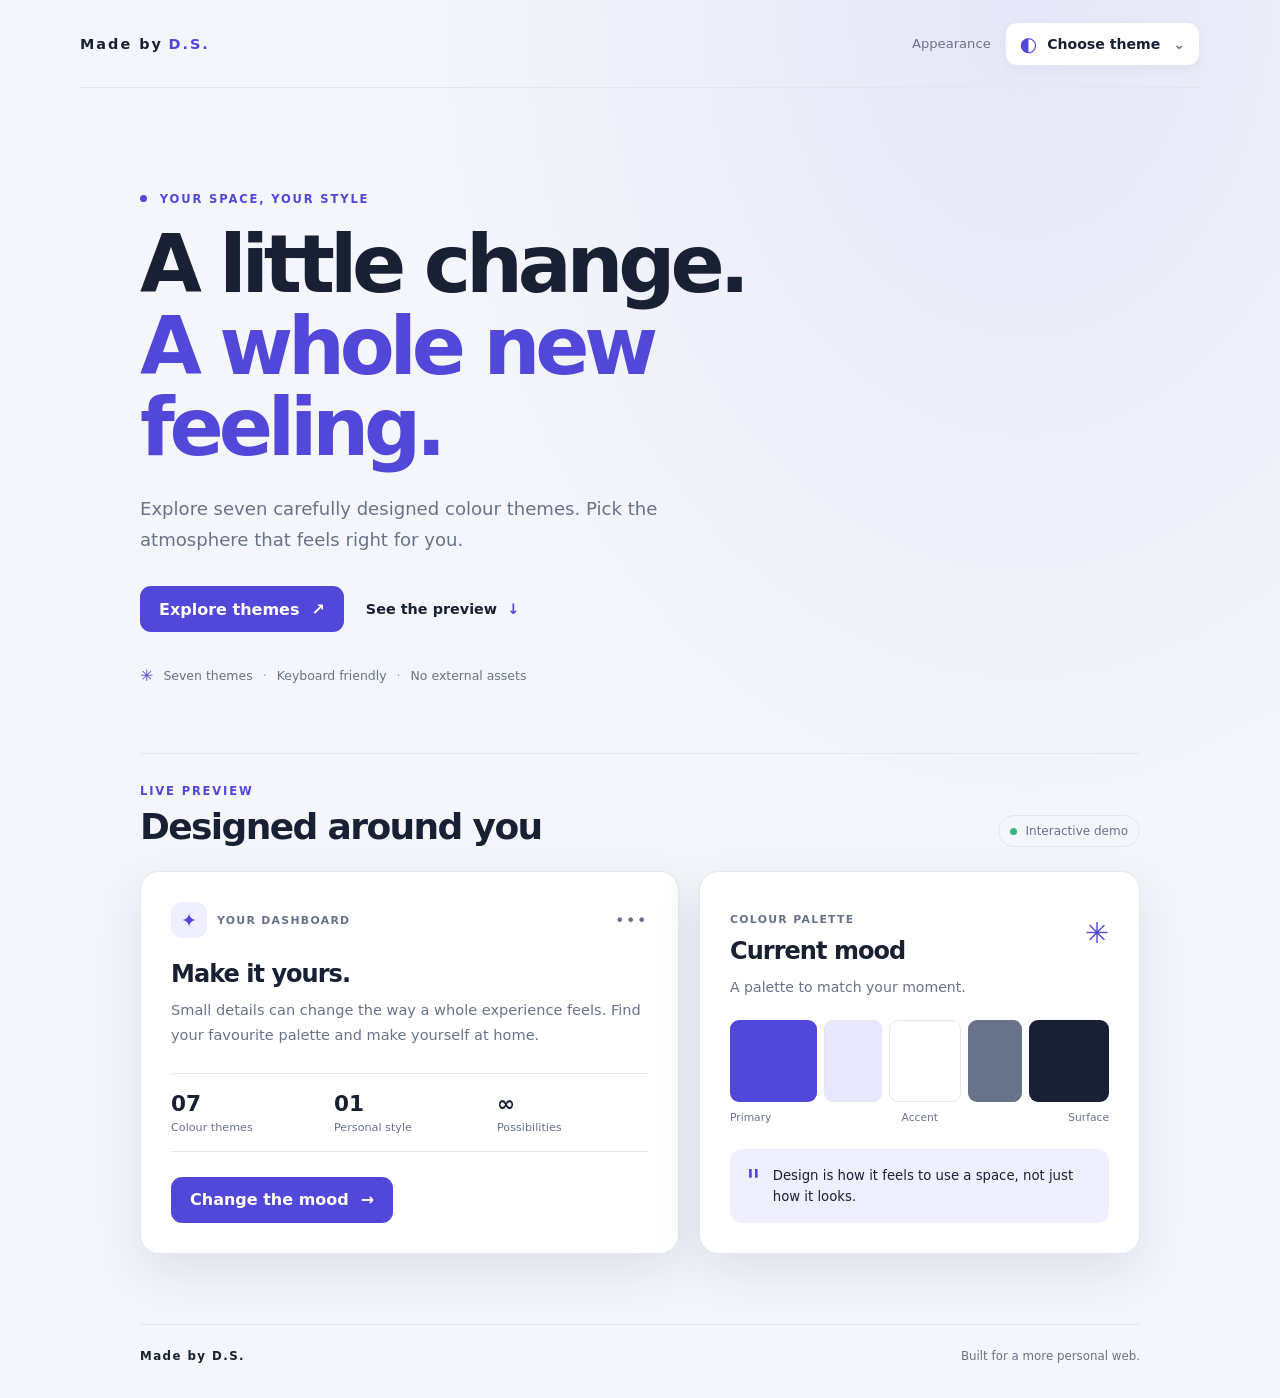
<file: index.html>
<!doctype html>
<html lang="en">
<head>
  <meta charset="utf-8">
  <meta name="viewport" content="width=device-width, initial-scale=1">
  <meta name="color-scheme" content="light dark">
  <title>Theme Switcher Construct</title>
  <link rel="stylesheet" href="styles.css">
  <script src="script.js" defer></script>
</head>
<body data-theme="standard">
  <header class="site-header">
    <a class="site-logo" href="#" aria-label="Made by D.S.">
      Made by<span>D.S.</span>
    </a>

    <div class="header-actions">
      <span class="header-caption">Appearance</span>

      <div class="theme-switcher" id="site-theme-switcher">
        <button
          class="theme-trigger"
          id="theme-switcher-trigger"
          type="button"
          aria-haspopup="true"
          aria-expanded="false"
          aria-controls="theme-switcher-menu"
        >
          <span class="trigger-icon" aria-hidden="true">◐</span>
          <span class="trigger-label">Choose theme</span>
          <span class="trigger-chevron" aria-hidden="true">⌄</span>
        </button>

        <div
          class="theme-menu"
          id="theme-switcher-menu"
          role="group"
          aria-label="Choose a colour theme"
          hidden
        >
          <p class="menu-eyebrow">PERSONALISE YOUR SPACE</p>

          <button
            class="theme-option"
            type="button"
            data-theme="standard"
            aria-pressed="true"
          >
            <span class="theme-swatches" aria-hidden="true">
              <i></i><i></i><i></i>
            </span>
            <span class="option-copy">
              <strong>Standard</strong>
              <small>Balanced and familiar</small>
            </span>
            <span class="option-check" aria-hidden="true">✓</span>
          </button>

          <button
            class="theme-option"
            type="button"
            data-theme="light"
            aria-pressed="false"
          >
            <span class="theme-swatches swatches-light" aria-hidden="true">
              <i></i><i></i><i></i>
            </span>
            <span class="option-copy">
              <strong>Light</strong>
              <small>Bright and clean</small>
            </span>
            <span class="option-check" aria-hidden="true">✓</span>
          </button>

          <button
            class="theme-option"
            type="button"
            data-theme="dark"
            aria-pressed="false"
          >
            <span class="theme-swatches swatches-dark" aria-hidden="true">
              <i></i><i></i><i></i>
            </span>
            <span class="option-copy">
              <strong>Dark</strong>
              <small>Easy on the eyes</small>
            </span>
            <span class="option-check" aria-hidden="true">✓</span>
          </button>

          <button
            class="theme-option"
            type="button"
            data-theme="halloween"
            aria-pressed="false"
          >
            <span class="theme-swatches swatches-halloween" aria-hidden="true">
              <i></i><i></i><i></i>
            </span>
            <span class="option-copy">
              <strong>Halloween</strong>
              <small>Midnight and pumpkin</small>
            </span>
            <span class="option-check" aria-hidden="true">✓</span>
          </button>

          <button
            class="theme-option"
            type="button"
            data-theme="christmas"
            aria-pressed="false"
          >
            <span class="theme-swatches swatches-christmas" aria-hidden="true">
              <i></i><i></i><i></i>
            </span>
            <span class="option-copy">
              <strong>Christmas</strong>
              <small>Evergreen and festive</small>
            </span>
            <span class="option-check" aria-hidden="true">✓</span>
          </button>

          <button
            class="theme-option"
            type="button"
            data-theme="space-blue"
            aria-pressed="false"
          >
            <span class="theme-swatches swatches-space" aria-hidden="true">
              <i></i><i></i><i></i>
            </span>
            <span class="option-copy">
              <strong>Space Blue</strong>
              <small>Cosmic blue depths</small>
            </span>
            <span class="option-check" aria-hidden="true">✓</span>
          </button>

          <button
            class="theme-option"
            type="button"
            data-theme="green-gibberish"
            aria-pressed="false"
          >
            <span class="theme-swatches swatches-green" aria-hidden="true">
              <i></i><i></i><i></i>
            </span>
            <span class="option-copy">
              <strong>Green Gibberish</strong>
              <small>Electric green energy</small>
            </span>
            <span class="option-check" aria-hidden="true">✓</span>
          </button>

          <p class="menu-footnote">
            Your choice is saved on this device.
          </p>
        </div>
      </div>
    </div>
  </header>

  <main class="page-content">
    <section class="hero">
      <p class="eyebrow">
        <span class="eyebrow-dot"></span>
        YOUR SPACE, YOUR STYLE
      </p>

      <h1>
        A little change.<br>
        <span>A whole new feeling.</span>
      </h1>

      <p class="hero-copy">
        Explore seven carefully designed colour themes.
        Pick the atmosphere that feels right for you.
      </p>

      <div class="hero-actions">
        <button
          class="button button-primary"
          id="demo-open-theme"
          type="button"
        >
          Explore themes
          <span aria-hidden="true">↗</span>
        </button>

        <a class="text-link" href="#preview">
          See the preview
          <span aria-hidden="true">↓</span>
        </a>
      </div>

      <div class="trust-row">
        <span aria-hidden="true">✳</span>
        Seven themes
        <span class="trust-separator">·</span>
        Keyboard friendly
        <span class="trust-separator">·</span>
        No external assets
      </div>
    </section>

    <section
      class="preview-section"
      id="preview"
      aria-labelledby="preview-title"
    >
      <div class="section-heading">
        <div>
          <p class="eyebrow">LIVE PREVIEW</p>
          <h2 id="preview-title">Designed around you</h2>
        </div>

        <span class="preview-badge">
          <span></span>
          Interactive demo
        </span>
      </div>

      <div class="preview-grid">
        <article class="preview-card feature-card">
          <div class="feature-top">
            <span class="feature-icon" aria-hidden="true">✦</span>
            <span class="card-kicker">YOUR DASHBOARD</span>
            <span class="more-dots" aria-hidden="true">•••</span>
          </div>

          <h3>Make it yours.</h3>

          <p>
            Small details can change the way a whole experience feels.
            Find your favourite palette and make yourself at home.
          </p>

          <div class="mini-stat-row">
            <div>
              <strong>07</strong>
              <span>Colour themes</span>
            </div>

            <div>
              <strong>01</strong>
              <span>Personal style</span>
            </div>

            <div>
              <strong>∞</strong>
              <span>Possibilities</span>
            </div>
          </div>

          <button
            class="button button-primary"
            type="button"
            id="demo-card-theme"
          >
            Change the mood
            <span aria-hidden="true">→</span>
          </button>
        </article>

        <article class="preview-card palette-card">
          <div class="card-heading">
            <div>
              <p class="card-kicker">COLOUR PALETTE</p>
              <h3>Current mood</h3>
            </div>

            <span class="palette-spark" aria-hidden="true">✳</span>
          </div>

          <p class="muted-copy">
            A palette to match your moment.
          </p>

          <div
            class="palette-bars"
            aria-label="Decorative palette preview"
          >
            <span></span>
            <span></span>
            <span></span>
            <span></span>
            <span></span>
          </div>

          <div class="palette-labels">
            <span>Primary</span>
            <span>Accent</span>
            <span>Surface</span>
          </div>

          <div class="quote-box">
            <span aria-hidden="true">"</span>
            <p>
              Design is how it feels to use a space, not just how it looks.
            </p>
          </div>
        </article>
      </div>
    </section>

    <footer class="site-footer">
      <span>Made by D.S.</span>
      <span>Built for a more personal web.</span>
    </footer>

    <p
      class="visually-hidden"
      id="theme-switcher-status"
      role="status"
      aria-live="polite"
    >
      Standard theme active
    </p>
  </main>
</body>
</html>
</file>
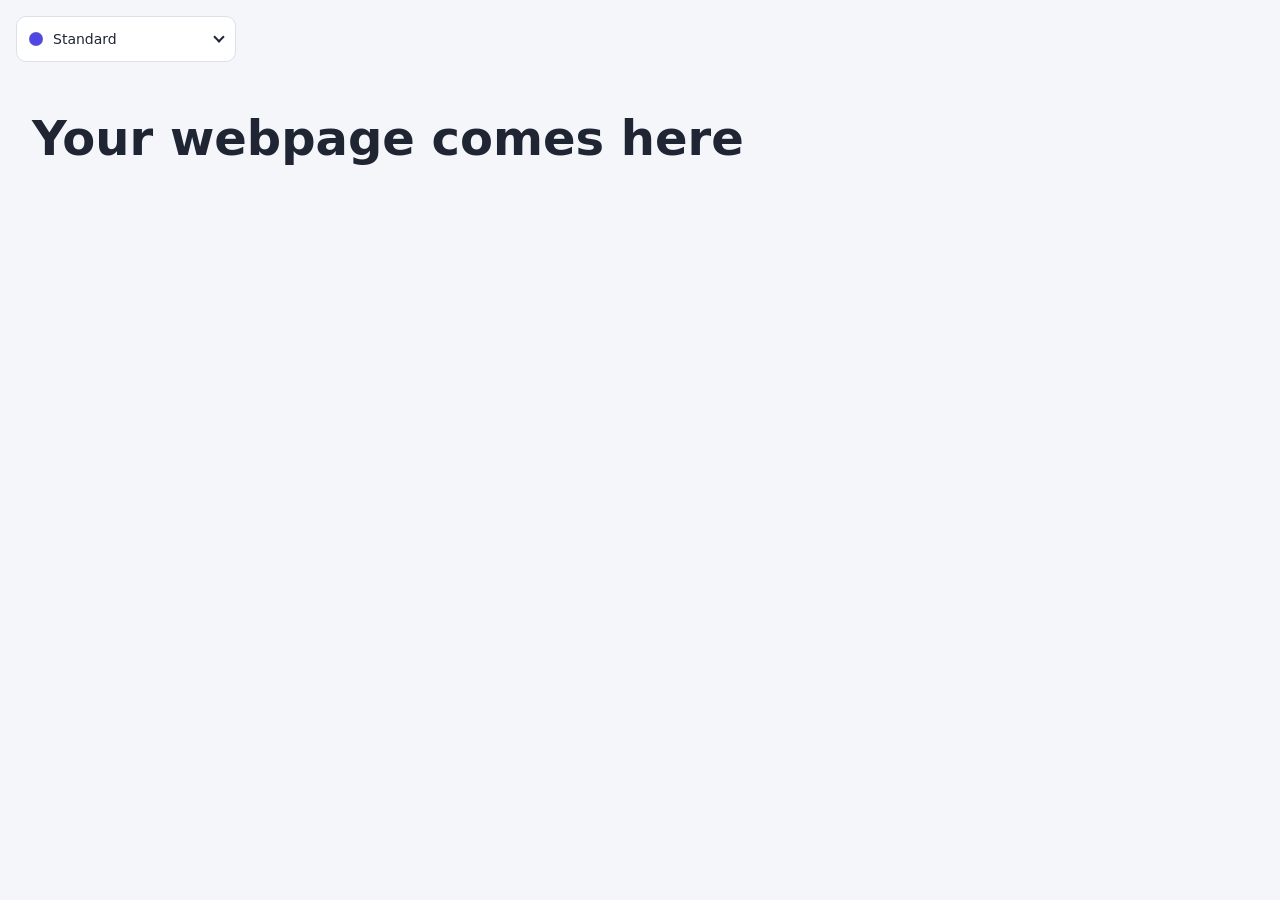
<file: integrable-theme-switcher/index.html>
<!DOCTYPE html>
<html lang="en">
<head>
  <meta charset="UTF-8">
  <meta name="viewport" content="width=device-width, initial-scale=1">
  <meta name="color-scheme" content="light dark">

  <title>Theme Switcher</title>

  <link rel="stylesheet" href="styles.css">
  <script src="script.js" defer></script>
</head>
<body>
  <div
    data-theme-switcher
    data-default-theme="standard"
    data-persist="true"
  ></div>

  <main>
    <h1>Your webpage comes here</h1>
  </main>
</body>
</html>
</file>
<file: styles.css>
/* Theme switcher */

:root {
  font-family: Inter, ui-sans-serif, system-ui, -apple-system,
    BlinkMacSystemFont, "Segoe UI", sans-serif;
  font-synthesis: none;
  text-rendering: optimizeLegibility;
  -webkit-font-smoothing: antialiased;
  -moz-osx-font-smoothing: grayscale;
  color-scheme: light;

  --page: #f4f6fb;
  --surface: #ffffff;
  --surface-raised: #ffffff;
  --text: #182033;
  --muted: #68738a;
  --border: #e1e6f0;
  --primary: #5148d9;
  --primary-hover: #4036c3;
  --primary-contrast: #ffffff;
  --accent: #e9e7ff;
  --soft: #f0efff;
  --shadow: 0 18px 50px rgba(27, 36, 72, 0.10);
  --menu-shadow: 0 22px 70px rgba(12, 18, 40, 0.22);
  --radius: 1.2rem;
  --body-glow: rgba(81, 72, 217, 0.08);
}

body[data-theme="standard"] {
  --page: #f4f6fb;
  --surface: #ffffff;
  --surface-raised: #ffffff;
  --text: #182033;
  --muted: #68738a;
  --border: #e1e6f0;
  --primary: #5148d9;
  --primary-hover: #4036c3;
  --primary-contrast: #ffffff;
  --accent: #e9e7ff;
  --soft: #f0efff;
  --body-glow: rgba(81, 72, 217, 0.09);
}

body[data-theme="light"] {
  --page: #fbfcff;
  --surface: #ffffff;
  --surface-raised: #ffffff;
  --text: #182238;
  --muted: #53627a;
  --border: #dfe7f3;
  --primary: #1765c0;
  --primary-hover: #0f4e99;
  --primary-contrast: #ffffff;
  --accent: #dceeff;
  --soft: #edf6ff;
  --body-glow: rgba(23, 101, 192, 0.08);
}

body[data-theme="dark"] {
  color-scheme: dark;

  --page: #111522;
  --surface: #1b2132;
  --surface-raised: #222a3e;
  --text: #f2f4ff;
  --muted: #b5bfd4;
  --border: #343d55;
  --primary: #a9a0ff;
  --primary-hover: #c3bdff;
  --primary-contrast: #17152e;
  --accent: #343052;
  --soft: #29263f;
  --body-glow: rgba(143, 130, 255, 0.10);
}

body[data-theme="halloween"] {
  color-scheme: dark;

  --page: #17111d;
  --surface: #241a2c;
  --surface-raised: #30213a;
  --text: #fff3e8;
  --muted: #d0b8d5;
  --border: #49334f;
  --primary: #ff9b35;
  --primary-hover: #ffb45e;
  --primary-contrast: #281406;
  --accent: #4b2c4b;
  --soft: #38213c;
  --body-glow: rgba(255, 130, 30, 0.12);
}

body[data-theme="christmas"] {
  --page: #f2f7f2;
  --surface: #ffffff;
  --surface-raised: #fafffa;
  --text: #17372b;
  --muted: #526e61;
  --border: #d6e6d9;
  --primary: #b52c43;
  --primary-hover: #941d32;
  --primary-contrast: #ffffff;
  --accent: #dceee0;
  --soft: #edf6ef;
  --body-glow: rgba(26, 110, 69, 0.10);
}

body[data-theme="space-blue"] {
  color-scheme: dark;

  --page: #081426;
  --surface: #10233d;
  --surface-raised: #17304f;
  --text: #edf6ff;
  --muted: #b2c8e1;
  --border: #294563;
  --primary: #65c9ff;
  --primary-hover: #94dcff;
  --primary-contrast: #06213a;
  --accent: #1d3c5b;
  --soft: #142d49;
  --body-glow: rgba(51, 163, 255, 0.14);
}

body[data-theme="green-gibberish"] {
  color-scheme: dark;

  --page: #08170f;
  --surface: #10251a;
  --surface-raised: #183323;
  --text: #edfff1;
  --muted: #b4d7bd;
  --border: #2a5035;
  --primary: #7df58a;
  --primary-hover: #a2ffab;
  --primary-contrast: #092411;
  --accent: #1c4227;
  --soft: #15351f;
  --body-glow: rgba(58, 255, 107, 0.10);
}

* {
  box-sizing: border-box;
}

html {
  min-width: 320px;
  scroll-behavior: smooth;
}

body {
  min-width: 320px;
  min-height: 100vh;
  margin: 0;
  color: var(--text);
  background:
    radial-gradient(
      ellipse at 80% 0%,
      var(--body-glow),
      transparent 38rem
    ),
    var(--page);
  transition: background-color 0.22s ease, color 0.22s ease;
}

button,
a {
  font: inherit;
}

button {
  color: inherit;
}

a {
  color: inherit;
}

button:focus-visible,
a:focus-visible {
  outline: 3px solid var(--primary);
  outline-offset: 4px;
}

.site-header {
  width: min(1120px, calc(100% - 48px));
  min-height: 88px;
  margin: 0 auto;
  display: flex;
  align-items: center;
  justify-content: space-between;
  gap: 24px;
  border-bottom: 1px solid var(--border);
}

.site-logo {
  text-decoration: none;
  font-size: 0.9rem;
  font-weight: 900;
  letter-spacing: 0.14em;
}

.site-logo span {
  color: var(--primary);
  margin-left: 0.35rem;
}

.header-actions {
  display: flex;
  align-items: center;
  gap: 14px;
}

.header-caption {
  color: var(--muted);
  font-size: 0.82rem;
}

.theme-switcher {
  position: relative;
  z-index: 5;
}

.theme-trigger {
  min-height: 44px;
  display: inline-flex;
  align-items: center;
  gap: 10px;
  padding: 0 14px;
  border: 1px solid var(--border);
  border-radius: 12px;
  background: var(--surface);
  color: var(--text);
  font-size: 0.88rem;
  font-weight: 750;
  cursor: pointer;
  box-shadow: 0 3px 12px rgba(0, 0, 0, 0.04);
}

.theme-trigger:hover {
  border-color: var(--primary);
}

.trigger-icon {
  color: var(--primary);
  font-size: 1.25rem;
}

.trigger-chevron {
  color: var(--muted);
  margin-left: 3px;
}

.page-content {
  width: min(1000px, calc(100% - 48px));
  margin: 0 auto;
}

.hero {
  padding: clamp(58px, 9vw, 104px) 0 68px;
  max-width: 720px;
}

.eyebrow {
  margin: 0 0 18px;
  color: var(--primary);
  font-size: 0.72rem;
  font-weight: 850;
  letter-spacing: 0.16em;
}

.eyebrow-dot {
  display: inline-block;
  width: 7px;
  height: 7px;
  margin-right: 7px;
  border-radius: 50%;
  background: var(--primary);
  vertical-align: 1px;
}

h1 {
  margin: 0;
  font-size: clamp(2.65rem, 7vw, 5rem);
  line-height: 1.02;
  letter-spacing: -0.065em;
  font-weight: 850;
}

h1 span {
  color: var(--primary);
}

.hero-copy {
  max-width: 570px;
  margin: 24px 0 0;
  color: var(--muted);
  font-size: clamp(1rem, 2vw, 1.13rem);
  line-height: 1.75;
}

.hero-actions {
  display: flex;
  align-items: center;
  flex-wrap: wrap;
  gap: 22px;
  margin-top: 30px;
}

.button {
  min-height: 46px;
  display: inline-flex;
  justify-content: center;
  align-items: center;
  gap: 12px;
  padding: 0 18px;
  border: 1px solid transparent;
  border-radius: 11px;
  font-weight: 750;
  text-decoration: none;
  cursor: pointer;
  transition: transform 0.15s ease, background 0.15s ease;
}

.button:hover {
  transform: translateY(-1px);
}

.button-primary {
  background: var(--primary);
  color: var(--primary-contrast);
}

.button-primary:hover {
  background: var(--primary-hover);
}

.text-link {
  font-size: 0.9rem;
  font-weight: 750;
  text-decoration: none;
}

.text-link span {
  color: var(--primary);
  margin-left: 5px;
}

.trust-row {
  display: flex;
  align-items: center;
  flex-wrap: wrap;
  gap: 10px;
  margin-top: 34px;
  color: var(--muted);
  font-size: 0.78rem;
}

.trust-row > span:first-child {
  color: var(--primary);
  font-size: 1rem;
}

.trust-separator {
  opacity: 0.6;
}

.preview-section {
  padding: 30px 0 70px;
  border-top: 1px solid var(--border);
}

.section-heading {
  display: flex;
  align-items: end;
  justify-content: space-between;
  flex-wrap: wrap;
  gap: 18px;
  margin-bottom: 24px;
}

.section-heading .eyebrow {
  margin-bottom: 8px;
}

h2 {
  margin: 0;
  font-size: clamp(1.7rem, 4vw, 2.25rem);
  letter-spacing: -0.045em;
}

.preview-badge {
  padding: 8px 11px;
  border: 1px solid var(--border);
  border-radius: 999px;
  color: var(--muted);
  font-size: 0.75rem;
}

.preview-badge span {
  display: inline-block;
  width: 7px;
  height: 7px;
  margin-right: 5px;
  border-radius: 50%;
  background: #38b875;
}

.preview-grid {
  display: grid;
  grid-template-columns: 1.1fr 0.9fr;
  gap: 20px;
}

.preview-card {
  min-width: 0;
  padding: clamp(20px, 4vw, 30px);
  border: 1px solid var(--border);
  border-radius: var(--radius);
  background: var(--surface);
  box-shadow: var(--shadow);
}

.feature-top {
  display: flex;
  align-items: center;
  gap: 10px;
}

.feature-icon {
  width: 36px;
  height: 36px;
  display: grid;
  place-items: center;
  border-radius: 11px;
  background: var(--soft);
  color: var(--primary);
  font-size: 1.2rem;
}

.card-kicker {
  color: var(--muted);
  font-size: 0.68rem;
  font-weight: 850;
  letter-spacing: 0.12em;
}

.more-dots {
  margin-left: auto;
  color: var(--muted);
  letter-spacing: 0.1em;
}

h3 {
  margin: 22px 0 10px;
  font-size: 1.5rem;
  letter-spacing: -0.04em;
}

.feature-card > p {
  margin: 0;
  color: var(--muted);
  line-height: 1.7;
  font-size: 0.91rem;
}

.mini-stat-row {
  display: grid;
  grid-template-columns: repeat(3, minmax(0, 1fr));
  gap: 12px;
  margin: 25px 0;
  padding: 17px 0;
  border-top: 1px solid var(--border);
  border-bottom: 1px solid var(--border);
}

.mini-stat-row div {
  display: grid;
  gap: 5px;
}

.mini-stat-row strong {
  font-size: 1.35rem;
}

.mini-stat-row span {
  color: var(--muted);
  font-size: 0.7rem;
}

.card-heading {
  display: flex;
  align-items: center;
  justify-content: space-between;
}

.card-heading h3 {
  margin: 7px 0 0;
}

.palette-spark {
  color: var(--primary);
  font-size: 1.8rem;
}

.muted-copy {
  color: var(--muted);
  font-size: 0.88rem;
}

.palette-bars {
  display: grid;
  grid-template-columns: 1.2fr 0.8fr 1fr 0.75fr 1.1fr;
  gap: 7px;
  margin: 25px 0 9px;
}

.palette-bars span {
  height: 82px;
  border-radius: 9px;
  background: var(--primary);
}

.palette-bars span:nth-child(2) {
  background: var(--accent);
  border: 1px solid var(--border);
}

.palette-bars span:nth-child(3) {
  background: var(--surface-raised);
  border: 1px solid var(--border);
}

.palette-bars span:nth-child(4) {
  background: var(--muted);
}

.palette-bars span:nth-child(5) {
  background: var(--text);
}

.palette-labels {
  display: flex;
  justify-content: space-between;
  color: var(--muted);
  font-size: 0.67rem;
}

.quote-box {
  display: flex;
  gap: 12px;
  margin-top: 25px;
  padding: 16px;
  border-radius: 12px;
  background: var(--soft);
}

.quote-box > span {
  color: var(--primary);
  font-size: 2rem;
  line-height: 1;
}

.quote-box p {
  margin: 0;
  color: var(--text);
  font-size: 0.83rem;
  line-height: 1.6;
}

.site-footer {
  display: flex;
  justify-content: space-between;
  gap: 16px;
  padding: 24px 0 35px;
  border-top: 1px solid var(--border);
  color: var(--muted);
  font-size: 0.74rem;
}

.site-footer span:first-child {
  color: var(--text);
  font-weight: 850;
  letter-spacing: 0.12em;
}

.visually-hidden {
  position: absolute;
  width: 1px;
  height: 1px;
  padding: 0;
  margin: -1px;
  overflow: hidden;
  clip: rect(0, 0, 0, 0);
  white-space: nowrap;
  border: 0;
}

/*
  The JavaScript moves the menu directly under document.body.
  This prevents clipping by ancestor containers and overflow rules.
*/

.theme-menu {
  position: fixed;
  z-index: 2147483000;
  width: 292px;
  max-width: calc(100vw - 24px);
  max-height: calc(100vh - 24px);
  max-height: calc(100dvh - 24px);
  overflow-x: hidden;
  overflow-y: auto;
  overscroll-behavior: contain;
  padding: 10px;
  border: 1px solid var(--border);
  border-radius: 17px;
  background: var(--surface-raised);
  color: var(--text);
  box-shadow: var(--menu-shadow);
  scrollbar-width: thin;
  scrollbar-color: var(--muted) transparent;
}

.theme-menu[hidden] {
  display: none !important;
}

.menu-eyebrow {
  margin: 5px 9px 9px;
  color: var(--muted);
  font-size: 0.62rem;
  font-weight: 850;
  letter-spacing: 0.13em;
}

.theme-option {
  width: 100%;
  min-height: 58px;
  display: flex;
  align-items: center;
  gap: 11px;
  padding: 8px 9px;
  border: 1px solid transparent;
  border-radius: 11px;
  background: transparent;
  color: var(--text);
  text-align: left;
  cursor: pointer;
}

.theme-option:hover,
.theme-option:focus-visible {
  background: var(--soft);
}

.theme-option[aria-pressed="true"] {
  border-color: var(--primary);
  background: var(--soft);
}

.theme-swatches {
  flex: 0 0 42px;
  display: flex;
  width: 42px;
  height: 32px;
  overflow: hidden;
  border: 1px solid rgba(127, 127, 127, 0.25);
  border-radius: 8px;
}

.theme-swatches i {
  flex: 1;
  display: block;
  background: #5148d9;
}

.theme-swatches i:nth-child(2) {
  background: #f0efff;
}

.theme-swatches i:nth-child(3) {
  background: #182033;
}

.swatches-light i:nth-child(1) {
  background: #1765c0;
}

.swatches-light i:nth-child(2) {
  background: #edf6ff;
}

.swatches-light i:nth-child(3) {
  background: #182238;
}

.swatches-dark i:nth-child(1) {
  background: #a9a0ff;
}

.swatches-dark i:nth-child(2) {
  background: #222a3e;
}

.swatches-dark i:nth-child(3) {
  background: #f2f4ff;
}

.swatches-halloween i:nth-child(1) {
  background: #ff9b35;
}

.swatches-halloween i:nth-child(2) {
  background: #30213a;
}

.swatches-halloween i:nth-child(3) {
  background: #fff3e8;
}

.swatches-christmas i:nth-child(1) {
  background: #b52c43;
}

.swatches-christmas i:nth-child(2) {
  background: #dceee0;
}

.swatches-christmas i:nth-child(3) {
  background: #17372b;
}

.swatches-space i:nth-child(1) {
  background: #65c9ff;
}

.swatches-space i:nth-child(2) {
  background: #17304f;
}

.swatches-space i:nth-child(3) {
  background: #edf6ff;
}

.swatches-green i:nth-child(1) {
  background: #7df58a;
}

.swatches-green i:nth-child(2) {
  background: #183323;
}

.swatches-green i:nth-child(3) {
  background: #edfff1;
}

.option-copy {
  min-width: 0;
  display: grid;
  gap: 3px;
  flex: 1;
}

.option-copy strong {
  font-size: 0.85rem;
  font-weight: 780;
}

.option-copy small {
  color: var(--muted);
  font-size: 0.71rem;
  line-height: 1.3;
}

.option-check {
  width: 20px;
  flex: 0 0 20px;
  color: var(--primary);
  text-align: center;
  opacity: 0;
  font-weight: 900;
}

.theme-option[aria-pressed="true"] .option-check {
  opacity: 1;
}

.menu-footnote {
  margin: 8px 8px 3px;
  padding-top: 10px;
  border-top: 1px solid var(--border);
  color: var(--muted);
  font-size: 0.69rem;
  line-height: 1.45;
}

@media (max-width: 650px) {
  .site-header {
    width: calc(100% - 32px);
    min-height: 74px;
    gap: 10px;
  }

  .page-content {
    width: calc(100% - 32px);
  }

  .header-caption {
    display: none;
  }

  .theme-trigger {
    gap: 7px;
    padding: 0 10px;
    font-size: 0.8rem;
  }

  .preview-grid {
    grid-template-columns: 1fr;
  }

  .hero {
    padding-top: 58px;
  }
}

@media (max-width: 390px) {
  .site-logo {
    font-size: 0.72rem;
    letter-spacing: 0.08em;
  }

  .site-logo span {
    margin-left: 0.18rem;
  }

  .trigger-label {
    max-width: 92px;
  }

  .mini-stat-row {
    gap: 7px;
  }

  .mini-stat-row span {
    font-size: 0.65rem;
  }

  .site-footer {
    flex-direction: column;
  }
}

@media (prefers-reduced-motion: reduce) {
  *,
  *::before,
  *::after {
    scroll-behavior: auto !important;
    transition-duration: 0.01ms !important;
    animation-duration: 0.01ms !important;
    animation-iteration-count: 1 !important;
  }
}
</file>
<file: integrable-theme-switcher/styles.css>
/* ==================================================
   Theme palettes
   ================================================== */

:root,
:root[data-theme="standard"] {
  color-scheme: light;
  --ts-page: #f5f6fa;
  --ts-surface: #ffffff;
  --ts-surface-raised: #ffffff;
  --ts-text: #202534;
  --ts-muted: #687086;
  --ts-border: #dce0e9;
  --ts-primary: #4f46e5;
  --ts-primary-hover: #4338ca;
  --ts-primary-contrast: #ffffff;
  --ts-soft: #eef2ff;
  --ts-shadow: 0 12px 32px rgb(25 35 60 / 12%);
}

:root[data-theme="light"] {
  color-scheme: light;
  --ts-page: #ffffff;
  --ts-surface: #ffffff;
  --ts-surface-raised: #f7f8fa;
  --ts-text: #202020;
  --ts-muted: #666666;
  --ts-border: #dedede;
  --ts-primary: #2563eb;
  --ts-primary-hover: #1d4ed8;
  --ts-primary-contrast: #ffffff;
  --ts-soft: #eff6ff;
  --ts-shadow: 0 12px 32px rgb(0 0 0 / 10%);
}

:root[data-theme="dark"] {
  color-scheme: dark;
  --ts-page: #111318;
  --ts-surface: #1b1e26;
  --ts-surface-raised: #252935;
  --ts-text: #f3f4f6;
  --ts-muted: #a1a7b5;
  --ts-border: #373c49;
  --ts-primary: #8b83ff;
  --ts-primary-hover: #a39cff;
  --ts-primary-contrast: #151326;
  --ts-soft: #302d50;
  --ts-shadow: 0 12px 32px rgb(0 0 0 / 30%);
}

:root[data-theme="halloween"] {
  color-scheme: dark;
  --ts-page: #17101e;
  --ts-surface: #25172d;
  --ts-surface-raised: #35203d;
  --ts-text: #fff0dc;
  --ts-muted: #c4a9c7;
  --ts-border: #55345f;
  --ts-primary: #ff812e;
  --ts-primary-hover: #ffa052;
  --ts-primary-contrast: #241329;
  --ts-soft: #42234b;
  --ts-shadow: 0 12px 32px rgb(0 0 0 / 30%);
}

:root[data-theme="christmas"] {
  color-scheme: dark;
  --ts-page: #10251d;
  --ts-surface: #18382a;
  --ts-surface-raised: #214634;
  --ts-text: #fff7e9;
  --ts-muted: #c0d9c9;
  --ts-border: #37654c;
  --ts-primary: #e75b63;
  --ts-primary-hover: #ff7b82;
  --ts-primary-contrast: #ffffff;
  --ts-soft: #284d3a;
  --ts-shadow: 0 12px 32px rgb(0 0 0 / 28%);
}

:root[data-theme="space-blue"] {
  color-scheme: dark;
  --ts-page: #071426;
  --ts-surface: #10243d;
  --ts-surface-raised: #183353;
  --ts-text: #eaf5ff;
  --ts-muted: #a2bedc;
  --ts-border: #29496b;
  --ts-primary: #56b9ff;
  --ts-primary-hover: #83ceff;
  --ts-primary-contrast: #071426;
  --ts-soft: #183957;
  --ts-shadow: 0 12px 32px rgb(0 0 0 / 30%);
}

:root[data-theme="green-gibberish"] {
  color-scheme: dark;
  --ts-page: #07170c;
  --ts-surface: #102718;
  --ts-surface-raised: #183722;
  --ts-text: #d8ffd9;
  --ts-muted: #94c99a;
  --ts-border: #285d35;
  --ts-primary: #65ed83;
  --ts-primary-hover: #8cff9f;
  --ts-primary-contrast: #06200c;
  --ts-soft: #194326;
  --ts-shadow: 0 12px 32px rgb(0 0 0 / 30%);
}

/* ==================================================
   Base styles
   ================================================== */

* {
  box-sizing: border-box;
}

html {
  min-height: 100%;
  background: var(--ts-page);
}

body {
  min-height: 100vh;
  margin: 0;
  background: var(--ts-page);
  color: var(--ts-text);
  font-family:
    system-ui,
    -apple-system,
    BlinkMacSystemFont,
    "Segoe UI",
    sans-serif;
  transition:
    background-color 180ms ease,
    color 180ms ease;
}

main {
  padding: 32px;
}

h1 {
  margin: 0;
  font-size: clamp(1.8rem, 4vw, 3rem);
  line-height: 1.2;
}

/* ==================================================
   Theme switcher
   ================================================== */

[data-theme-switcher] {
  position: relative;
  z-index: 10;
  display: inline-block;
  margin: 16px;
  font-size: 14px;
}

.theme-switcher {
  position: relative;
  width: 220px;
  color: var(--ts-text);
}

.theme-trigger {
  display: flex;
  align-items: center;
  justify-content: space-between;
  gap: 12px;
  width: 100%;
  min-height: 46px;
  padding: 10px 12px;
  border: 1px solid var(--ts-border);
  border-radius: 10px;
  background: var(--ts-surface);
  color: var(--ts-text);
  font: inherit;
  text-align: left;
  cursor: pointer;
  transition:
    border-color 150ms ease,
    background-color 150ms ease;
}

.theme-trigger:hover {
  border-color: var(--ts-primary);
}

.theme-trigger:focus-visible,
.theme-option:focus-visible {
  outline: 3px solid var(--ts-primary);
  outline-offset: 3px;
}

.theme-trigger-content {
  display: flex;
  align-items: center;
  gap: 10px;
  min-width: 0;
}

.theme-trigger-dot,
.theme-option-dot {
  flex: 0 0 auto;
  width: 14px;
  height: 14px;
  border: 1px solid rgb(127 127 127 / 35%);
  border-radius: 50%;
  background: var(--theme-dot, var(--ts-primary));
}

.theme-trigger-label {
  overflow: hidden;
  text-overflow: ellipsis;
  white-space: nowrap;
}

.theme-chevron {
  flex: 0 0 auto;
  width: 8px;
  height: 8px;
  border-right: 2px solid currentColor;
  border-bottom: 2px solid currentColor;
  transform: translateY(-2px) rotate(45deg);
  transition: transform 150ms ease;
}

.theme-trigger[aria-expanded="true"] .theme-chevron {
  transform: translateY(2px) rotate(225deg);
}

.theme-menu {
  position: absolute;
  top: calc(100% + 8px);
  left: 0;
  z-index: 100;
  width: 100%;
  padding: 8px;
  border: 1px solid var(--ts-border);
  border-radius: 12px;
  background: var(--ts-surface);
  box-shadow: var(--ts-shadow);
}

.theme-menu[hidden],
.theme-option-check[hidden] {
  display: none;
}

.theme-menu-heading {
  margin: 4px 8px 8px;
  color: var(--ts-muted);
  font-size: 11px;
  font-weight: 700;
  letter-spacing: 0.08em;
  text-transform: uppercase;
}

.theme-options {
  display: grid;
  gap: 3px;
}

.theme-option {
  display: flex;
  align-items: center;
  gap: 10px;
  width: 100%;
  min-height: 40px;
  padding: 8px;
  border: 0;
  border-radius: 7px;
  background: transparent;
  color: var(--ts-text);
  font: inherit;
  text-align: left;
  cursor: pointer;
}

.theme-option:hover,
.theme-option[aria-selected="true"] {
  background: var(--ts-soft);
}

.theme-option-name {
  flex: 1;
}

.theme-option-check {
  color: var(--ts-primary);
  font-weight: 700;
}

/* ==================================================
   Responsive layout and motion preferences
   ================================================== */

@media (max-width: 480px) {
  [data-theme-switcher] {
    margin: 12px;
  }

  .theme-switcher {
    width: min(220px, calc(100vw - 48px));
  }

  main {
    padding: 24px 16px;
  }
}

@media (prefers-reduced-motion: reduce) {
  *,
  *::before,
  *::after {
    scroll-behavior: auto !important;
    transition-duration: 0.01ms !important;
    animation-duration: 0.01ms !important;
    animation-iteration-count: 1 !important;
  }
}
</file>
